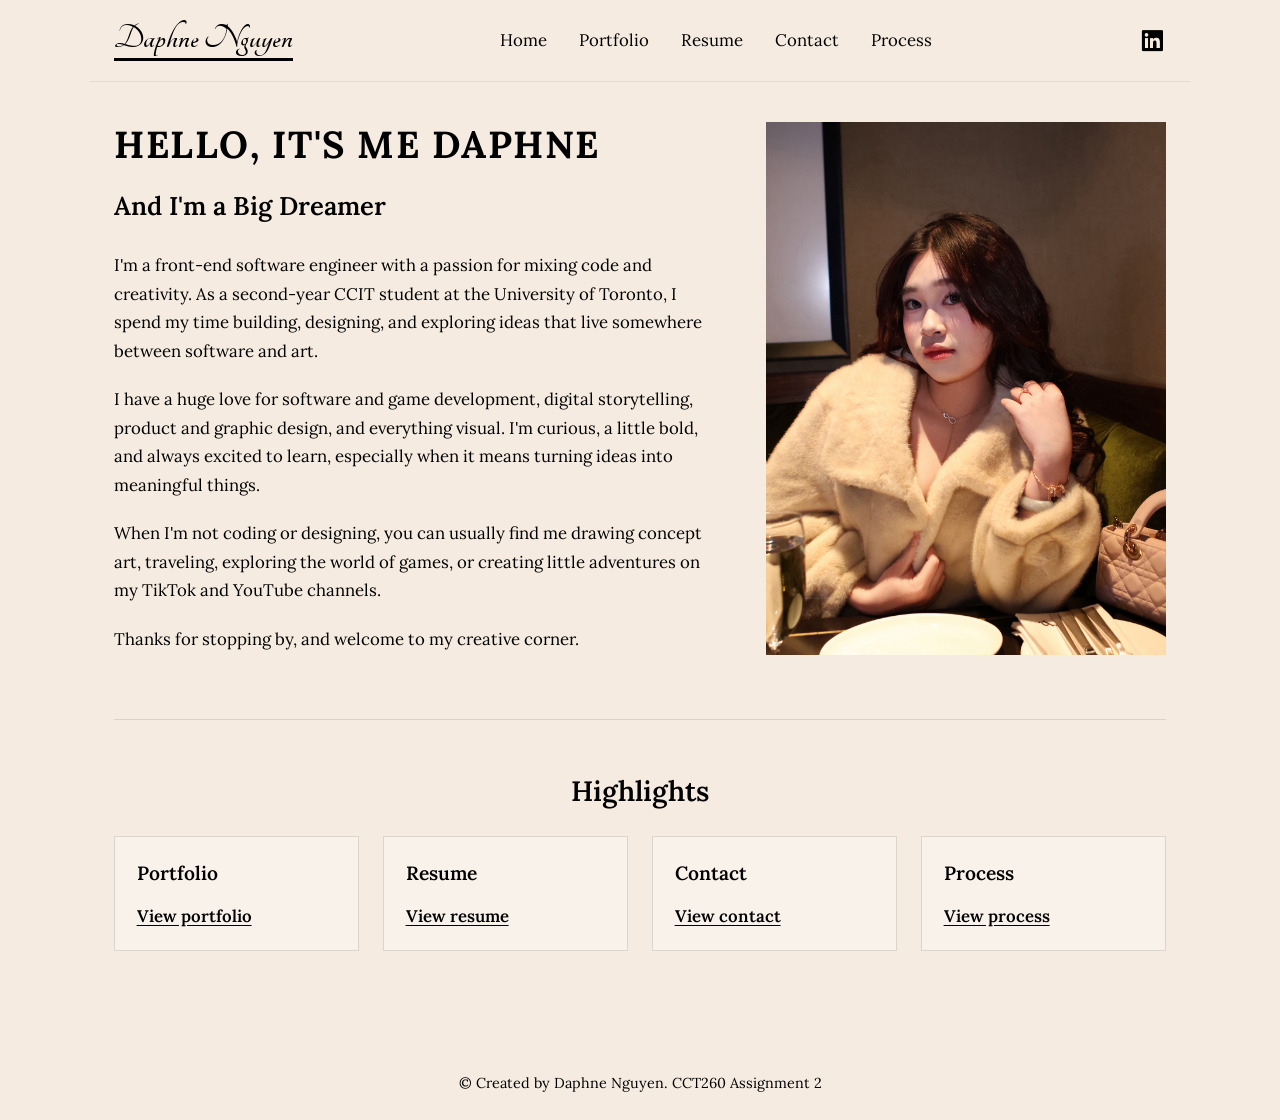
<file: index.html>
<!DOCTYPE html>
  <head>
    <title>Daphne Nguyen — Home</title>
    <link rel="stylesheet" href="https://fonts.googleapis.com/css?family=Tangerine" />
    <link rel="stylesheet" href="https://fonts.googleapis.com/css2?family=Lora:ital,wght@0,400;0,600;1,400&display=swap" />
    <link rel="stylesheet" href="style.css" />
    <link href="https://unpkg.com/boxicons@2.1.4/css/boxicons.min.css" rel="stylesheet"/>
  </head>
  <body>
    <a class="skip-link" href="#main-content">Skip to main content</a>
    <header class="header">
      <a href="index.html" class="logo"><span>Daphne Nguyen</span></a>

      <nav class="navbar" aria-label="Primary">
        <a href="index.html" aria-current="page">Home</a>
        <a href="portfolio.html">Portfolio</a>
        <a href="resume.html">Resume</a>
        <a href="contact.html">Contact</a>
        <a href="process.html">Process</a>
      </nav>

      <a
        class="header-linkedin"
        href="https://www.linkedin.com/in/diep-anh-nguyen-dan189206/"
        target="_blank"
        rel="noopener noreferrer"
        aria-label="LinkedIn profile"
      >
        <i class="bx bxl-linkedin-square" aria-hidden="true"></i>
      </a>
    </header>

    <main id="main-content">
      <section class="home page-section" id="home" aria-labelledby="home-main-heading">
        <h2 class="heading home-title">HOME</h2>
        <div class="home-layout">
          <div class="home-content scroll-animate-left">
            <h1 id="home-main-heading">HELLO, IT'S ME DAPHNE</h1>
            <h2>And I'm a Big Dreamer</h2>
            <p>I'm a front-end software engineer with a passion for mixing code and creativity. As a second-year CCIT student at the University of Toronto, I spend my time building, designing, and exploring ideas that live somewhere between software and art.</p>
            <p>I have a huge love for software and game development, digital storytelling, product and graphic design, and everything visual. I'm curious, a little bold, and always excited to learn, especially when it means turning ideas into meaningful things.</p>
            <p>When I'm not coding or designing, you can usually find me drawing concept art, traveling, exploring the world of games, or creating little adventures on my TikTok and YouTube channels.</p>    
            <p>
              Thanks for stopping by, and welcome to my creative corner.
            </p>
          </div>
          <figure class="home__photo">
            <img src="Profile_picture.JPG" alt="Portrait of Daphne Nguyen"/>
          </figure>
        </div>
      </section>
      <section class="section highlights" aria-labelledby="highlights-heading">
        <h2 id="highlights-heading" class="section__title">Highlights</h2>
        <div class="highlights-grid">
          <article class="highlight-card">
            <h3 class="highlight-card-title">Portfolio</h3>
            <a href="portfolio.html">View portfolio</a>
          </article>
          <article class="highlight-card">
            <h3 class="highlight-card-title">Resume</h3>
            <a href="resume.html">View resume</a>
          </article>
          <article class="highlight-card">
            <h3 class="highlight-card-title">Contact</h3>
            <a href="contact.html">View contact</a>
          </article>
          <article class="highlight-card">
            <h3 class="highlight-card-title">Process</h3>
            <a href="process.html">View process</a>
          </article>
        </div>
      </section>
    </main>

    <footer class="site-footer" role="contentinfo">
      <p class="site-footer__text">© Created by Daphne Nguyen. CCT260 Assignment 2</p>
    </footer>
  </body>
</html>
</file>
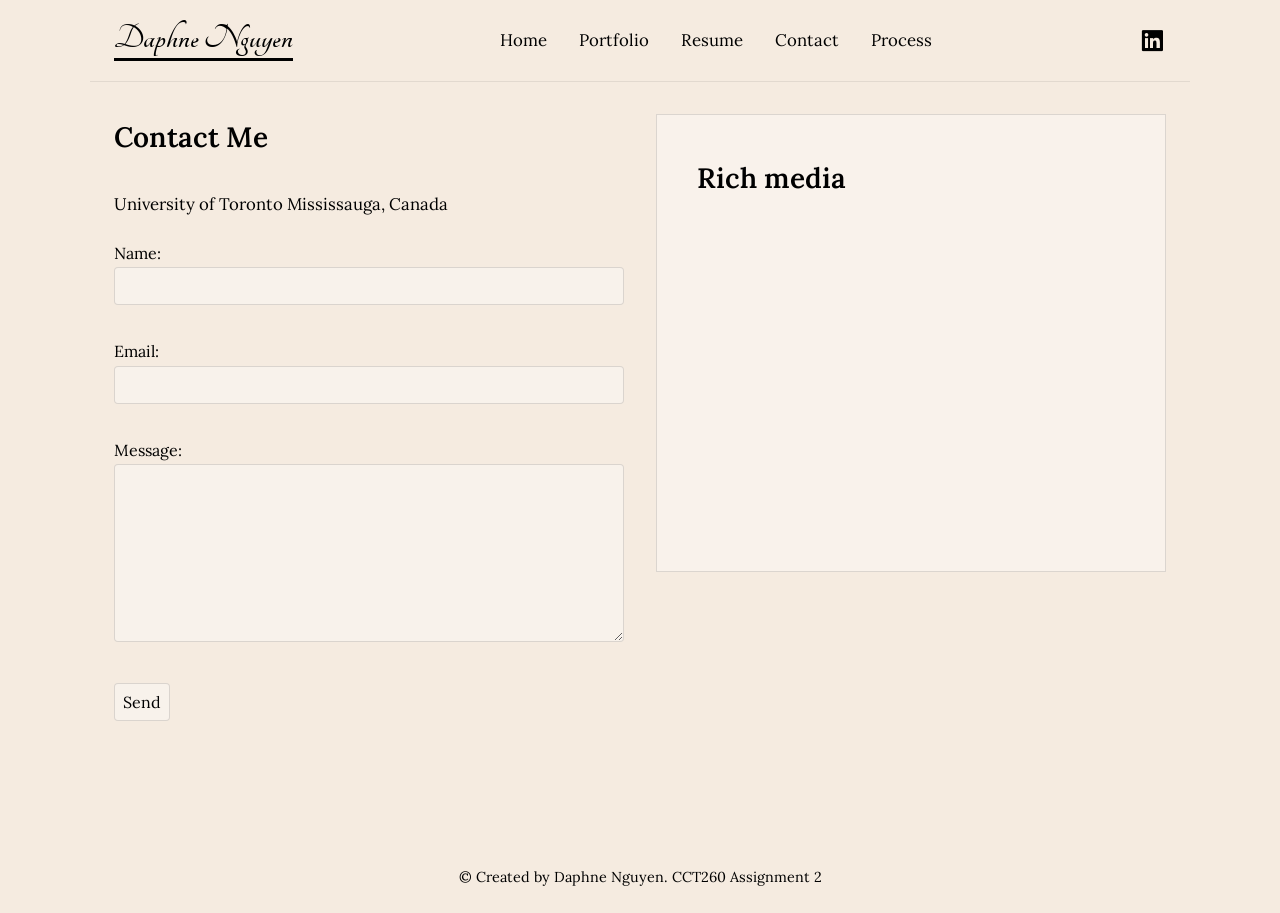
<file: contact.html>
<!DOCTYPE html>
  <head>
    <title>Daphne Nguyen — Contact</title>
    <link rel="stylesheet" href="https://fonts.googleapis.com/css?family=Tangerine" />
    <link rel="stylesheet" href="https://fonts.googleapis.com/css2?family=Lora:ital,wght@0,400;0,600;1,400&display=swap" />
    <link rel="stylesheet" href="style.css" />
    <link href="https://unpkg.com/boxicons@2.1.4/css/boxicons.min.css" rel="stylesheet"/>
  </head>
  <body>
    <a class="skip-link" href="#main-content">Skip to main content</a>

    <header class="header">
      <a href="index.html" class="logo"><span>Daphne Nguyen</span></a>

      <nav class="navbar" aria-label="Primary">
        <a href="index.html">Home</a>
        <a href="portfolio.html">Portfolio</a>
        <a href="resume.html">Resume</a>
        <a href="contact.html" aria-current="page">Contact</a>
        <a href="process.html">Process</a>
      </nav>

      <a
        class="header-linkedin"
        href="https://www.linkedin.com/in/diep-anh-nguyen-dan189206/"
        target="_blank"
        rel="noopener noreferrer"
        aria-label="LinkedIn profile"
      >
        <i class="bx bxl-linkedin-square"></i>
      </a>
    </header>

    <main id="main-content">
      <div class="contact-layout">
        <section class="contact-section">
          <h1 class="contact-title">Contact Me</h1>

          <p class="location">University of Toronto Mississauga, Canada</p>
          
          <form action="#" method="get" class="contact-form">
            <label class="contact-label" for="name">Name:</label><br>
            <input type="text" id="name" name="name" required><br>
          
            <label class="contact-label" for="email">Email:</label><br>
            <input type="email" id="email" name="email" required><br>
          
            <label class="contact-label" for="message">Message:</label><br>
            <textarea id="message" name="message" rows="8" required></textarea><br>
          
            <button type="submit">Send</button>
          </form>
        </section>

        <section class="media-panel" aria-labelledby="media-heading">
          <h2 id="media-heading" class="section__title section__title--small">
            Rich media
          </h2>
          <div class="media-panel-images">
            <iframe src="https://www.google.com/maps/embed?pb=!1m18!1m12!1m3!1d5783.59491648244!2d-79.66525902375683!3d43.54826375921148!2m3!1f0!2f0!3f0!3m2!1i1024!2i768!4f13.1!3m3!1m2!1s0x882b43e3135af203%3A0x713c168866b9f492!2sUniversity%20of%20Toronto%20Mississauga!5e0!3m2!1sen!2sca!4v1774770067372!5m2!1sen!2sca"
          width="600" height="550" style="border:0;" allowfullscreen="" loading="lazy" referrerpolicy=“no-referrer-when-downgrade”></iframe>
          <iframe width="560" height="515" src="https://www.youtube.com/embed/OfVOJAmXnf8?si=6A19SzYgUfz6072O" title="YouTube video player" frameborder="0" allow="accelerometer; autoplay; clipboard-write; encrypted-media; gyroscope; picture-in-picture; web-share" referrerpolicy="strict-origin-when-cross-origin" allowfullscreen></iframe>
          </div>
        </section>
      </div>
    </main>

    <footer class="site-footer" role="contentinfo">
      <p class="site-footer__text">© Created by Daphne Nguyen. CCT260 Assignment 2</p>
    </footer>

  </body>
</html>
</file>
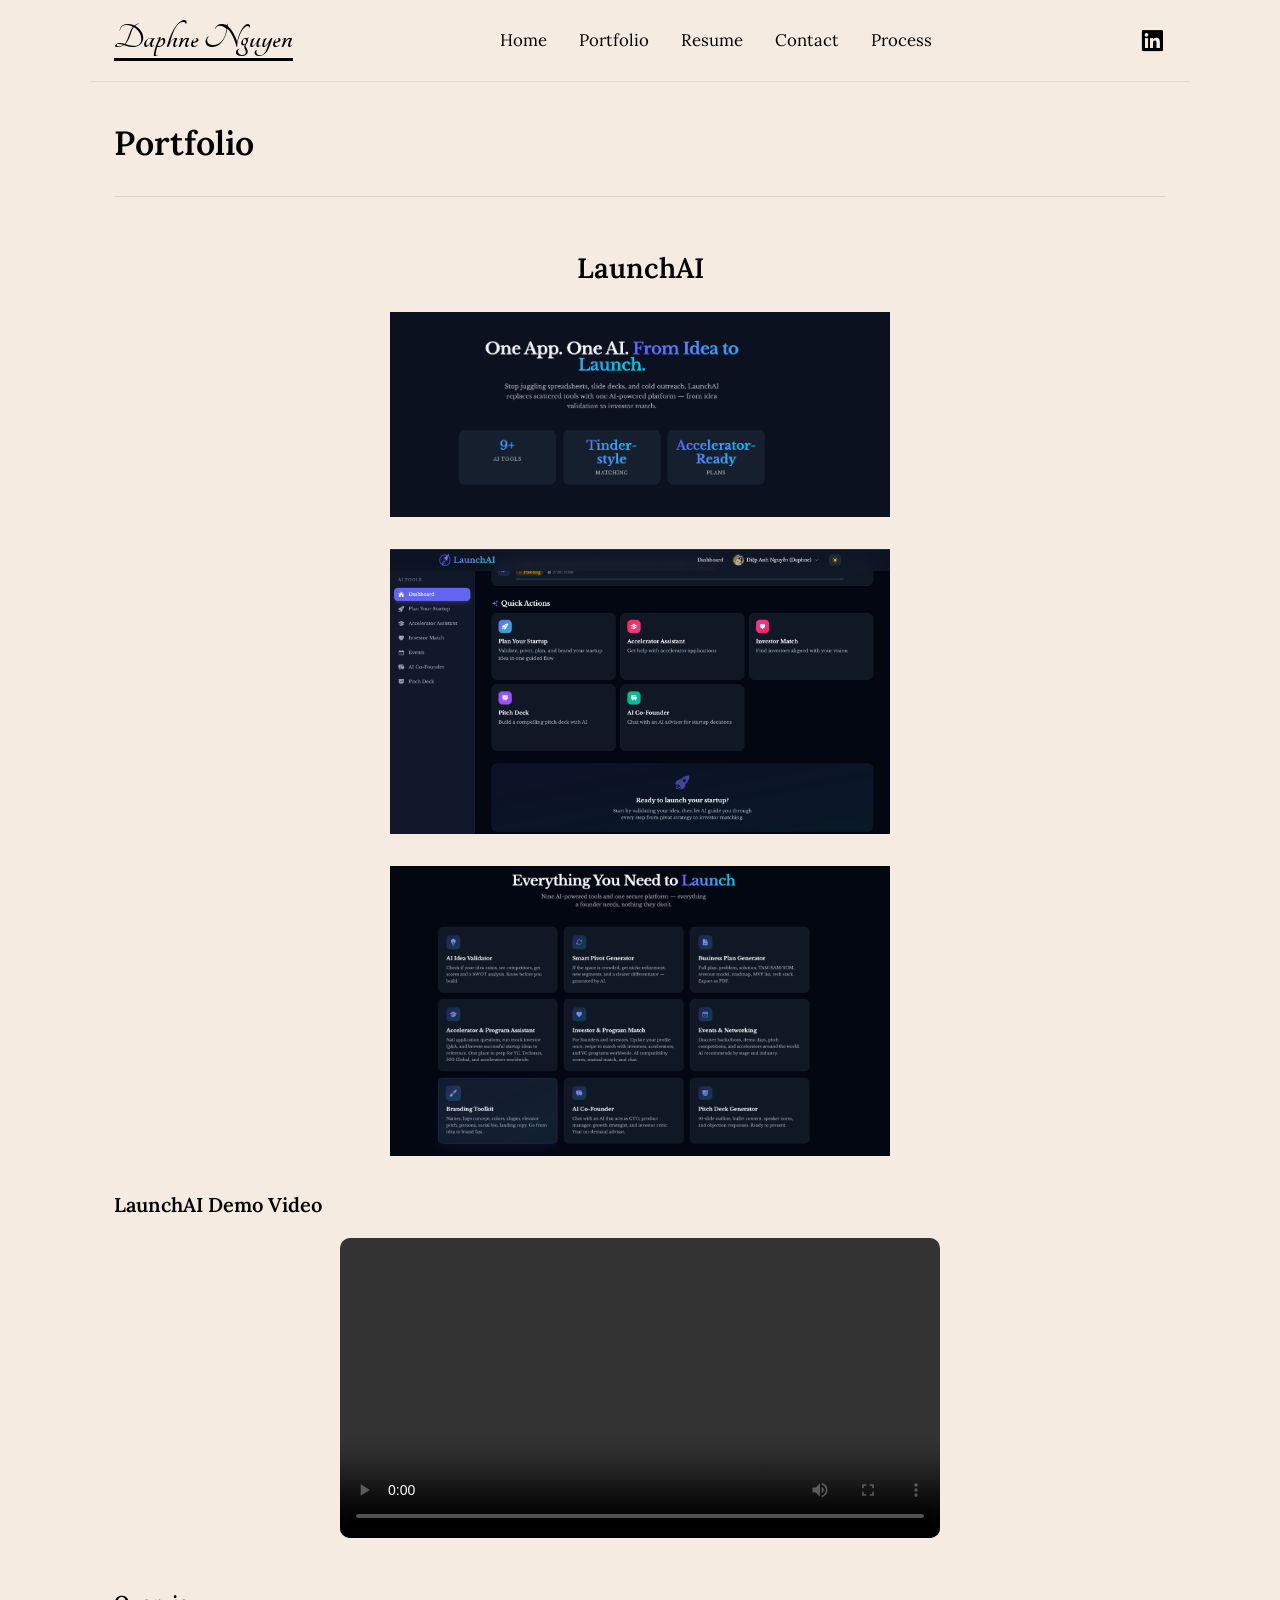
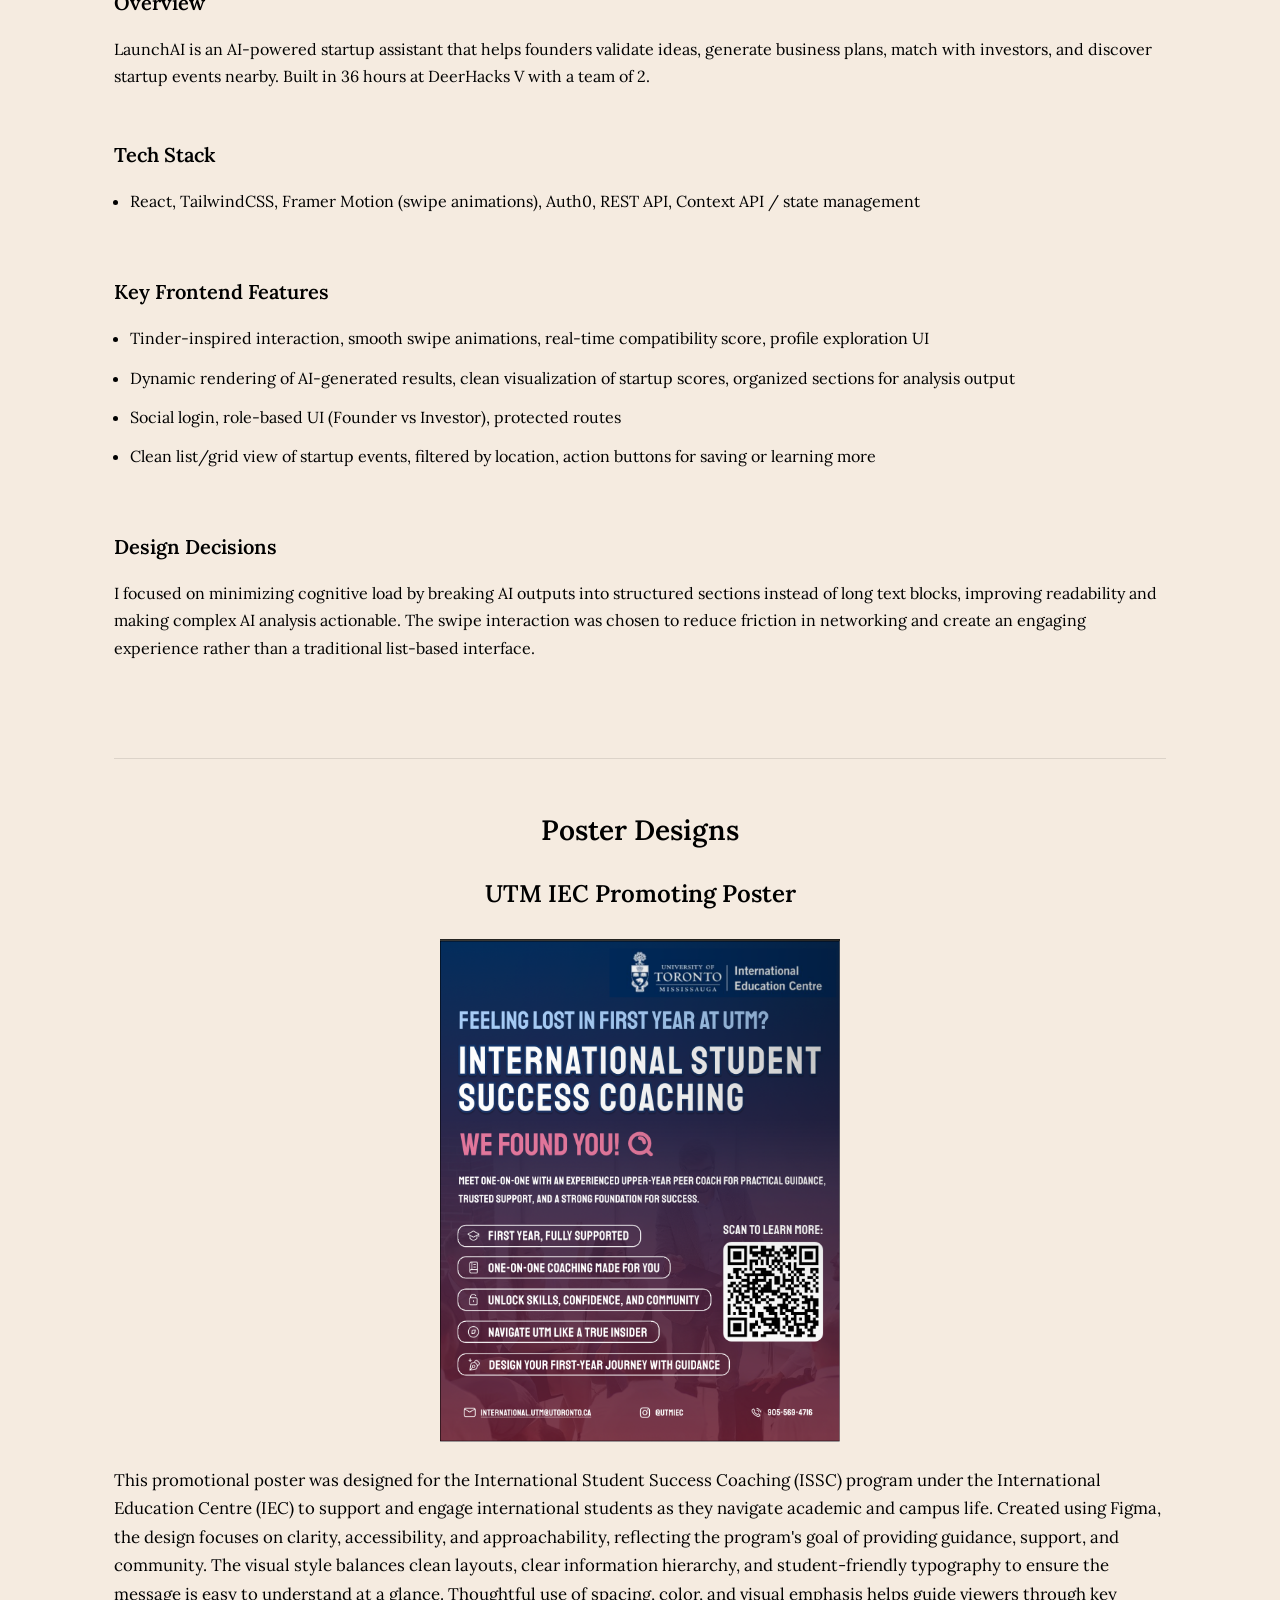
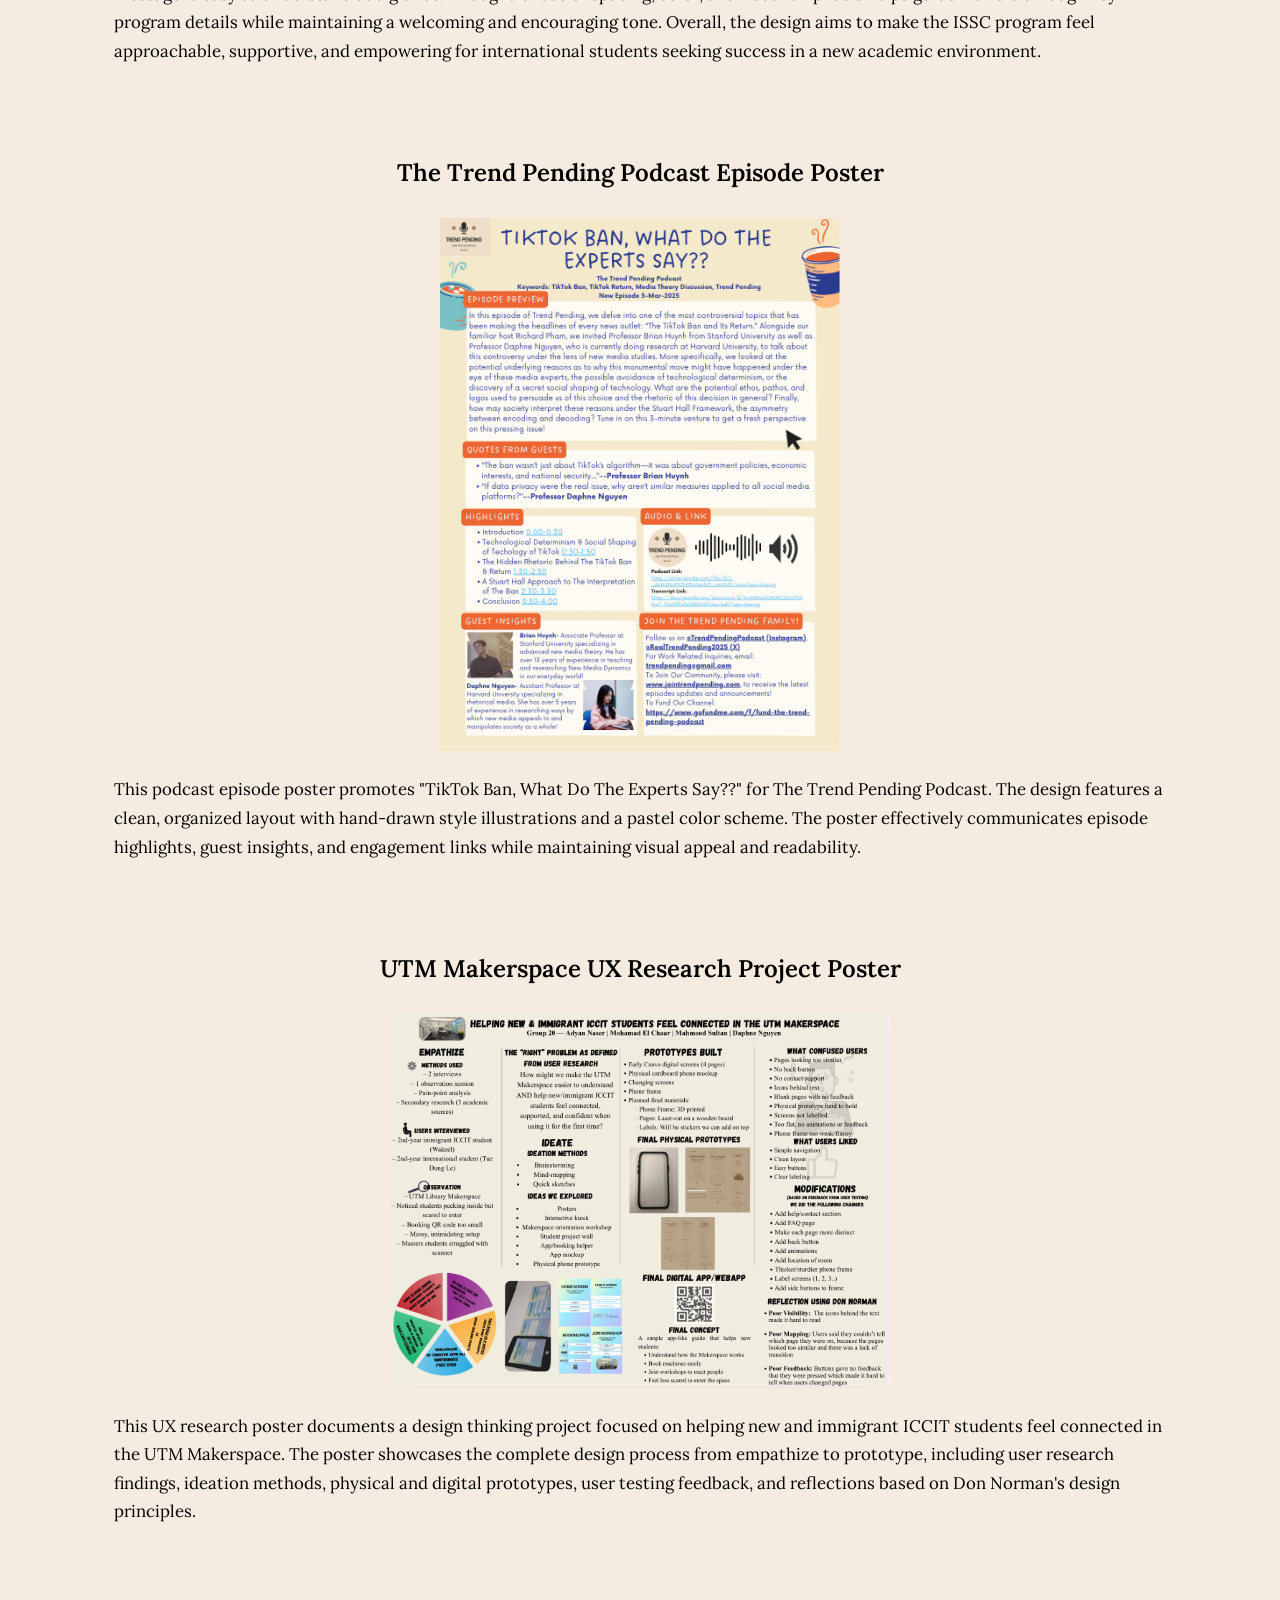
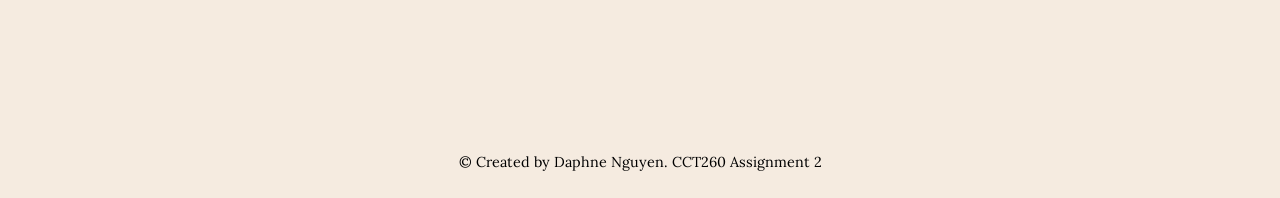
<file: portfolio.html>
<!DOCTYPE html>
  <head>
    <title>Daphne Nguyen — Portfolio</title>
    <link rel="stylesheet" href="https://fonts.googleapis.com/css?family=Tangerine" />
    <link rel="stylesheet" href="https://fonts.googleapis.com/css2?family=Lora:ital,wght@0,400;0,600;1,400&display=swap" />
    <link rel="stylesheet" href="style.css" />
    <link href="https://unpkg.com/boxicons@2.1.4/css/boxicons.min.css" rel="stylesheet"/>
  </head>
  <body>
    <a class="skip-link" href="#main-content">Skip to main content</a>

    <header class="header">
      <a href="index.html" class="logo">
        <span>Daphne Nguyen</span>
      </a>

      <nav class="navbar" aria-label="Primary">
        <a href="index.html">Home</a>
        <a href="portfolio.html" aria-current="page">Portfolio</a>
        <a href="resume.html">Resume</a>
        <a href="contact.html">Contact</a>
        <a href="process.html">Process</a>
      </nav>

      <a
        class="header-linkedin"
        href="https://www.linkedin.com/in/diep-anh-nguyen-dan189206/"
        target="_blank"
        rel="noopener noreferrer"
        aria-label="LinkedIn profile"
      >
        <i class="bx bxl-linkedin-square" aria-hidden="true"></i>
      </a>
    </header>

    <main id="main-content">
      <h1 class="page-heading">Portfolio</h1>
      <section class="section" aria-labelledby="projects-heading">
        <h2 id="projects-heading" class="section__title">LaunchAI</h2>

        <img class="launchai-image" src="LaunchAI_intro.png" alt="LaunchAI Introduction" width="500" height="600">
        <img class="launchai-image" src="LaunchAI_main_screen.jpg" alt="LaunchAI Dashboard" width="500" height="600">
        <img class="launchai-image" src="LaunchAI_features.png" alt="LaunchAI Features" width="500" height="600">
        <h3 class="section__subtitle">LaunchAI Demo Video</h3>
        <video class="launchai-video" controls><source src="LaunchAI-demo-video-official.mp4" type="video/mp4"></video>

        <h3 class="section__subtitle">Overview</h3>
        <p class="section__description">LaunchAI is an AI-powered startup assistant that helps founders validate ideas, generate business plans, match with investors, and discover startup events nearby. Built in 36 hours at DeerHacks V with a team of 2. </p>
        
        <h3 class="section__subtitle">Tech Stack</h3>
        <ul class="launchai-list">
          <li class="launchai-item">React, TailwindCSS, Framer Motion (swipe animations), Auth0, REST API, Context API / state management</li>
        </ul>

        <h3 class="section__subtitle">Key Frontend Features</h3>
        <ul class="launchai-list">
          <li class="launchai-item"> Tinder-inspired interaction, smooth swipe animations, real-time compatibility score, profile exploration UI</li>
          <li class="launchai-item"> Dynamic rendering of AI-generated results, clean visualization of startup scores, organized sections for analysis output</li>
          <li class="launchai-item"> Social login, role-based UI (Founder vs Investor), protected routes</li>
          <li class="launchai-item"> Clean list/grid view of startup events, filtered by location, action buttons for saving or learning more</li>
        </ul>

        <h3 class="section__subtitle">Design Decisions</h3>
        <p class="section__description">
          I focused on minimizing cognitive load by breaking AI outputs into structured sections instead of long text blocks, improving readability and making complex AI analysis actionable.
          The swipe interaction was chosen to reduce friction in networking and create an engaging experience rather than a traditional list-based interface.
        </p>
      </section>

      <section class="section" aria-labelledby="designs-heading">
        <h2 id="designs-heading" class="section__title">Poster Designs</h2>
        <div class="section section--page">
          <h3 class="poster-heading">UTM IEC Promoting Poster</h3>
          <img class="poster-image" src="Poster-1.jpg" alt=“Poster Design 1" width="400" height=“500”>
          <p class="poster-description">
            This promotional poster was designed for the International Student Success Coaching (ISSC) program under the International Education Centre (IEC) to support and engage international students as they navigate academic and campus life.
            Created using Figma, the design focuses on clarity, accessibility, and approachability, reflecting the program's goal of providing guidance, support, and community.
            The visual style balances clean layouts, clear information hierarchy, and student-friendly typography to ensure the message is easy to understand at a glance.
            Thoughtful use of spacing, color, and visual emphasis helps guide viewers through key program details while maintaining a welcoming and encouraging tone.
            Overall, the design aims to make the ISSC program feel approachable, supportive, and empowering for international students seeking success in a new academic environment.
          </p>
        </div>
        <div class="section section--page">
          <h3 class="poster-heading">The Trend Pending Podcast Episode Poster</h3>
          <img class="poster-image" src="Poster-2.jpg" alt=“Poster Design 2" width="400" height=“500”>
          <p class="poster-description">
            This podcast episode poster promotes "TikTok Ban, What Do The Experts Say??" for The Trend Pending Podcast.
            The design features a clean, organized layout with hand-drawn style illustrations and a pastel color scheme.
            The poster effectively communicates episode highlights, guest insights, and engagement links while maintaining visual appeal and readability.
          </p>
        </div>
        <div class="section section--page">
          <h3 class="poster-heading">UTM Makerspace UX Research Project Poster</h3>
          <img class="poster-image" src="Poster-3.jpg" alt=“Poster Design 3" width="500" height=“600”>
          <p class="poster-description">
            This UX research poster documents a design thinking project focused on helping new and immigrant ICCIT students feel connected in the UTM Makerspace.
            The poster showcases the complete design process from empathize to prototype, including user research findings, ideation methods, physical and digital prototypes, user testing feedback, and reflections based on Don Norman's design principles.
          </p>
        </div>
      </section>
    </main>

    <footer class="site-footer" role="contentinfo">
      <p class="site-footer__text">© Created by Daphne Nguyen. CCT260 Assignment 2</p>
    </footer>
  </body>
</html>
</file>
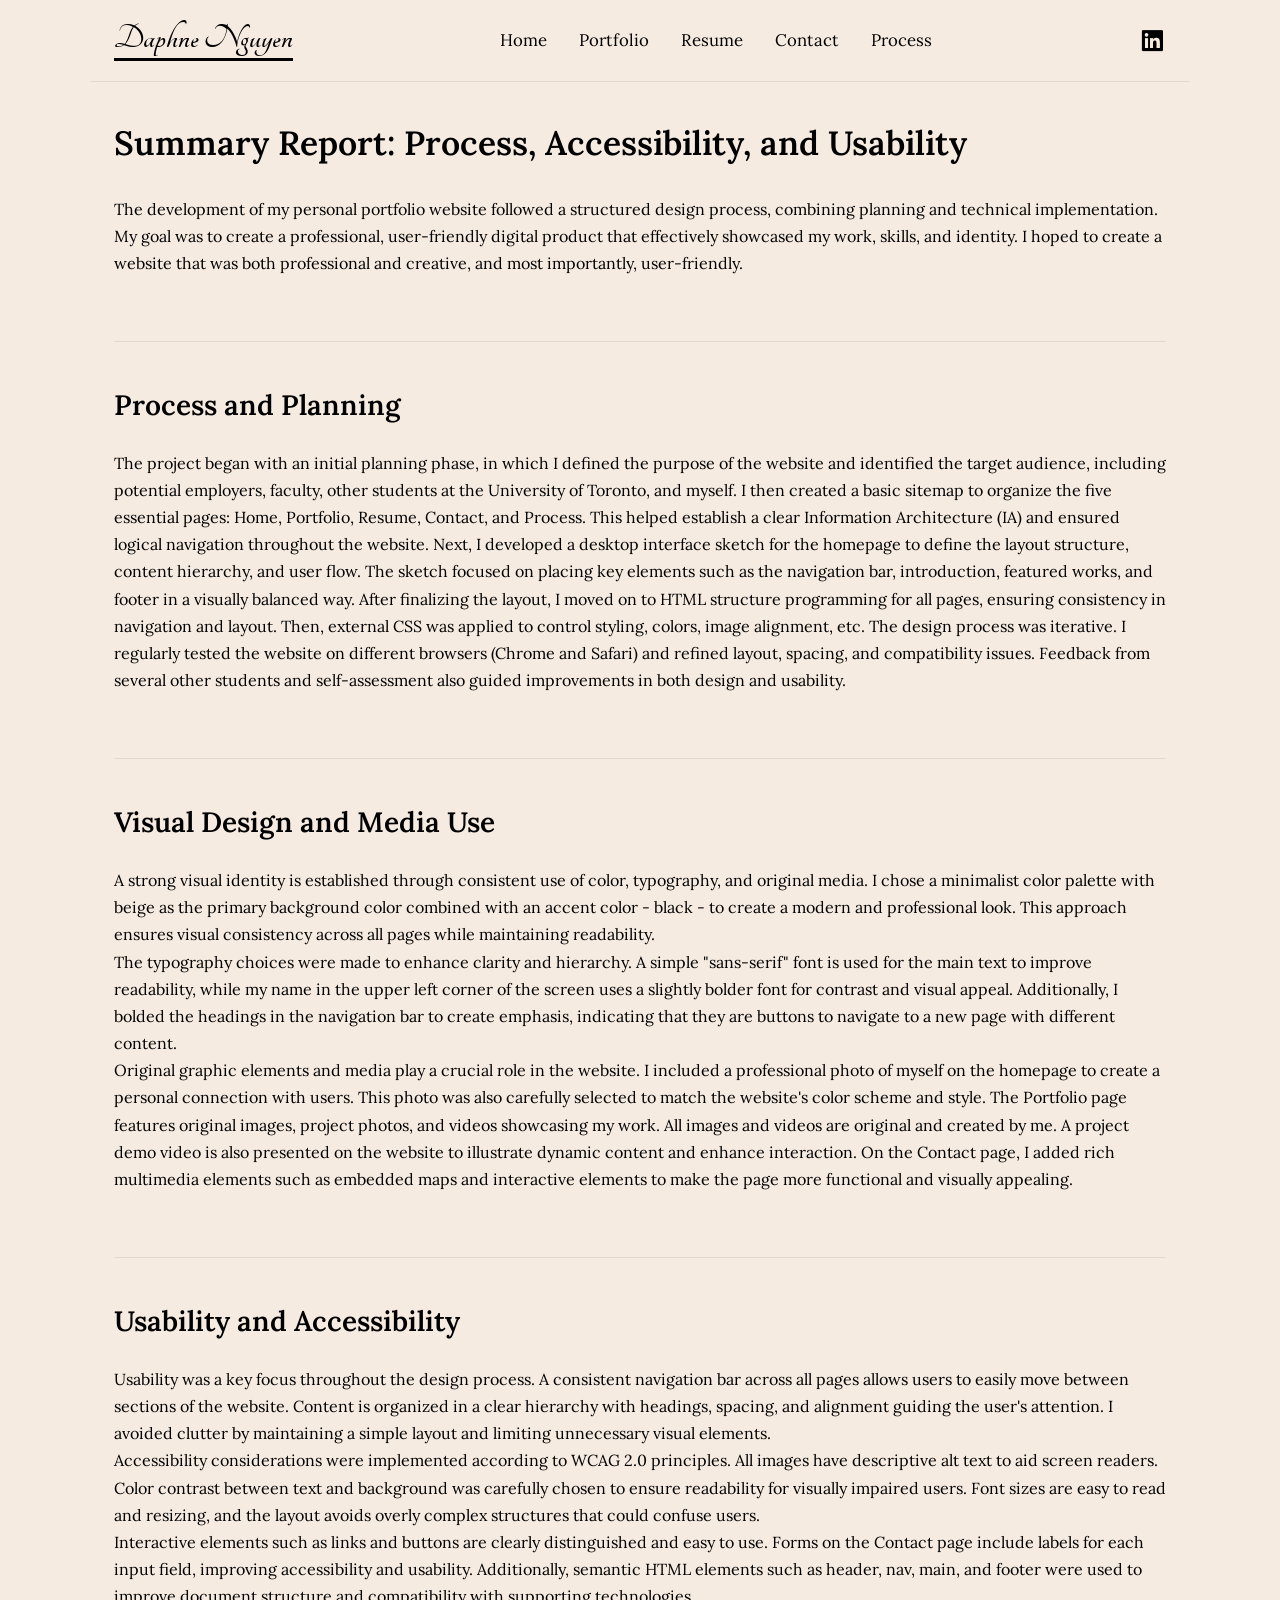
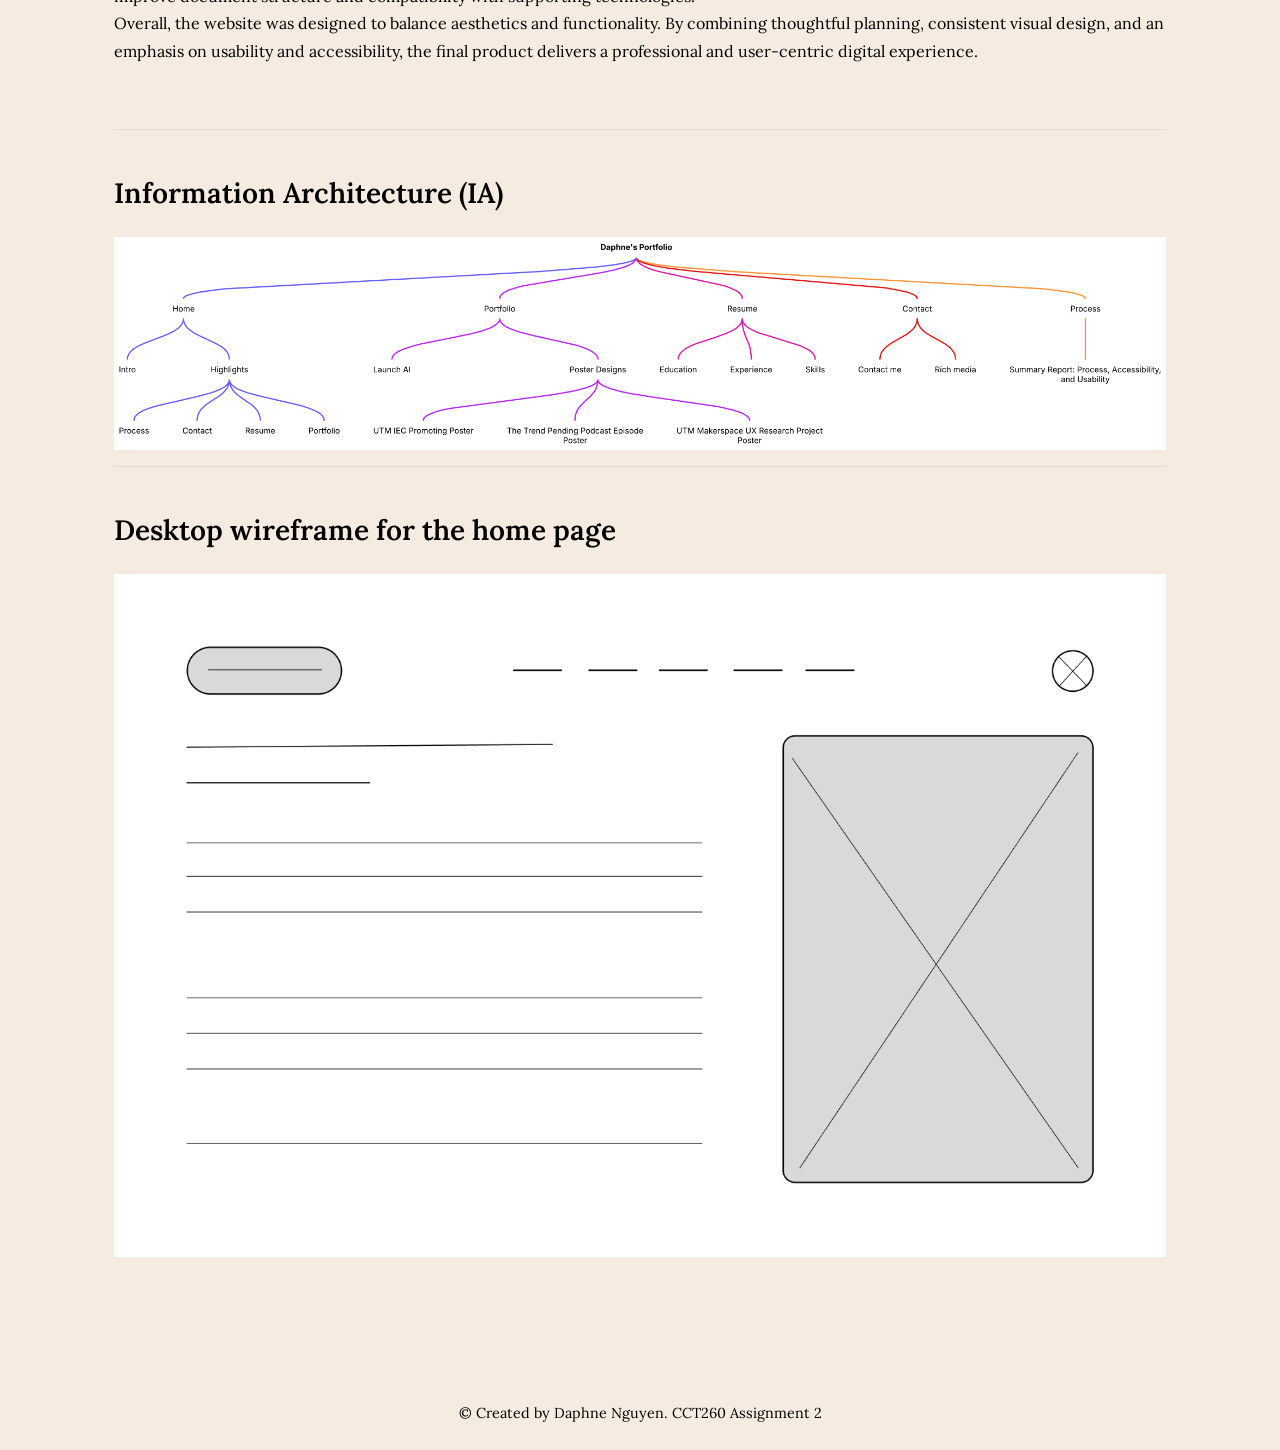
<file: process.html>
<!DOCTYPE html>
  <head>
    <title>Daphne Nguyen — Process</title>
    <link rel="stylesheet" href="https://fonts.googleapis.com/css?family=Tangerine" />
    <link rel="stylesheet" href="https://fonts.googleapis.com/css2?family=Lora:ital,wght@0,400;0,600;1,400&display=swap" />
    <link rel="stylesheet" href="style.css" />
    <link
      href="https://unpkg.com/boxicons@2.1.4/css/boxicons.min.css"
      rel="stylesheet"
    />
  </head>
  <body>
    <a class="skip-link" href="#main-content">Skip to main content</a>

    <header class="header">
      <a href="index.html" class="logo">
        <span>Daphne Nguyen</span>
      </a>

      <nav class="navbar" aria-label="Primary">
        <a href="index.html">Home</a>
        <a href="portfolio.html">Portfolio</a>
        <a href="resume.html">Resume</a>
        <a href="contact.html">Contact</a>
        <a href="process.html" aria-current="page">Process</a>
      </nav>

      <a
        class="header-linkedin"
        href="https://www.linkedin.com/in/diep-anh-nguyen-dan189206/"
        target="_blank"
        rel="noopener noreferrer"
        aria-label="LinkedIn profile"
      >
        <i class="bx bxl-linkedin-square" aria-hidden="true"></i>
      </a>
    </header>

    <main id="main-content">
      <h1 class="page-heading">Summary Report: Process, Accessibility, and Usability</h1>

      <section class="process-block" aria-labelledby="summary-h">
        <p class="section__description">
          The development of my personal portfolio website followed a structured design process, combining planning and technical implementation.
          My goal was to create a professional, user-friendly digital product that effectively showcased my work, skills, and identity. 
          I hoped to create a website that was both professional and creative, and most importantly, user-friendly.
        </p>
      </section>

      <section class="process-block" aria-labelledby="planning-h">
        <h2 id="planning-h" class="section__title section__title--small">
          Process and Planning
        </h2>
        <p class="section__description">
          The project began with an initial planning phase, in which I defined the purpose of the website and identified the target audience, including potential employers, faculty, other students at the University of Toronto, and myself. I then created a basic sitemap to organize the five essential pages: Home, Portfolio, Resume, Contact, and Process. This helped establish a clear Information Architecture (IA) and ensured logical navigation throughout the website.
          Next, I developed a desktop interface sketch for the homepage to define the layout structure, content hierarchy, and user flow. The sketch focused on placing key elements such as the navigation bar, introduction, featured works, and footer in a visually balanced way. After finalizing the layout, I moved on to HTML structure programming for all pages, ensuring consistency in navigation and layout. Then, external CSS was applied to control styling, colors, image alignment, etc.
          The design process was iterative. I regularly tested the website on different browsers (Chrome and Safari) and refined layout, spacing, and compatibility issues. Feedback from several other students and self-assessment also guided improvements in both design and usability.
        </p>
      </section>

      <section class="process-block" aria-labelledby="rationale-h">
        <h2 id="rationale-h" class="section__title section__title--small">
          Visual Design and Media Use
        </h2>
        <p class="section__description">
          A strong visual identity is established through consistent use of color, typography, and original media. I chose a minimalist color palette with beige as the primary background color combined with an accent color - black - to create a modern and professional look. This approach ensures visual consistency across all pages while maintaining readability.<br>
          The typography choices were made to enhance clarity and hierarchy. A simple "sans-serif" font is used for the main text to improve readability, while my name in the upper left corner of the screen uses a slightly bolder font for contrast and visual appeal. Additionally, I bolded the headings in the navigation bar to create emphasis, indicating that they are buttons to navigate to a new page with different content.<br>
          Original graphic elements and media play a crucial role in the website. I included a professional photo of myself on the homepage to create a personal connection with users. This photo was also carefully selected to match the website's color scheme and style. The Portfolio page features original images, project photos, and videos showcasing my work. All images and videos are original and created by me. A project demo video is also presented on the website to illustrate dynamic content and enhance interaction. On the Contact page, I added rich multimedia elements such as embedded maps and interactive elements to make the page more functional and visually appealing.
        </p>
      </section>

      <section class="process-block" aria-labelledby="inspiration-h">
        <h2 id="inspiration-h" class="section__title section__title--small">
          Usability and Accessibility
        </h2>
        <p class="section__description">
          Usability was a key focus throughout the design process. A consistent navigation bar across all pages allows users to easily move between sections of the website. Content is organized in a clear hierarchy with headings, spacing, and alignment guiding the user's attention. I avoided clutter by maintaining a simple layout and limiting unnecessary visual elements.<br>
          Accessibility considerations were implemented according to WCAG 2.0 principles. All images have descriptive alt text to aid screen readers. Color contrast between text and background was carefully chosen to ensure readability for visually impaired users. Font sizes are easy to read and resizing, and the layout avoids overly complex structures that could confuse users.<br>
          Interactive elements such as links and buttons are clearly distinguished and easy to use. Forms on the Contact page include labels for each input field, improving accessibility and usability. Additionally, semantic HTML elements such as header, nav, main, and footer were used to improve document structure and compatibility with supporting technologies.<br>
          Overall, the website was designed to balance aesthetics and functionality. By combining thoughtful planning, consistent visual design, and an emphasis on usability and accessibility, the final product delivers a professional and user-centric digital experience.
        </p>
      </section>

      <section class="process-block" aria-labelledby="ia-h">
        <h2 id="ia-h" class="section__title section__title--small">
          Information Architecture (IA)
        </h2>
        <img src="information-architecture.png" alt="Information architecture for the website" />
      </section>

      <section class="process-block" aria-labelledby="wire-h">
        <h2 id="wire-h" class="section__title section__title--small">
          Desktop wireframe for the home page
        </h2>
        <img src="wireframe.png" alt="Desktop wireframe for the home page layout" />
      </section>
    </main>

    <footer class="site-footer" role="contentinfo">
      <p class="site-footer__text">© Created by Daphne Nguyen. CCT260 Assignment 2</p>
    </footer>

  </body>
</html>
</file>
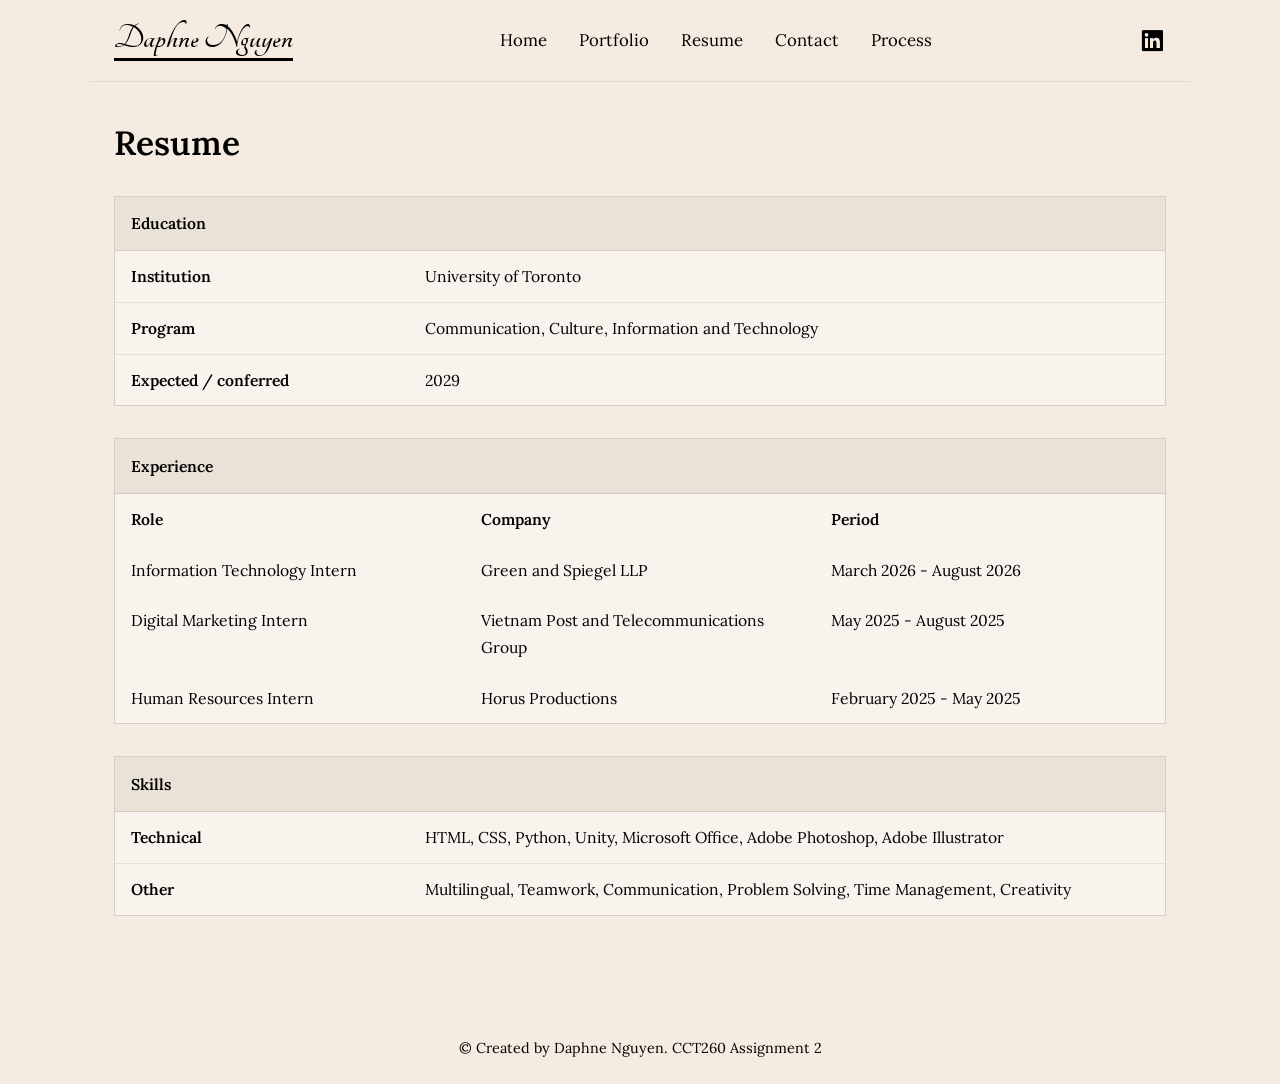
<file: resume.html>
<!DOCTYPE html>
  <head>
    <title>Daphne Nguyen — Resume</title>
    <link rel="stylesheet" href="https://fonts.googleapis.com/css?family=Tangerine" />
    <link rel="stylesheet" href="https://fonts.googleapis.com/css2?family=Lora:ital,wght@0,400;0,600;1,400&display=swap" />
    <link rel="stylesheet" href="style.css" />
    <link
      href="https://unpkg.com/boxicons@2.1.4/css/boxicons.min.css"
      rel="stylesheet"
    />
  </head>
  <body>
    <a class="skip-link" href="#main-content">Skip to main content</a>

    <header class="header">
      <a href="index.html" class="logo">
        <span>Daphne Nguyen</span>
      </a>

      <nav class="navbar" aria-label="Primary">
        <a href="index.html">Home</a>
        <a href="portfolio.html">Portfolio</a>
        <a href="resume.html" aria-current="page">Resume</a>
        <a href="contact.html">Contact</a>
        <a href="process.html">Process</a>
      </nav>

      <a
        class="header-linkedin"
        href="https://www.linkedin.com/in/diep-anh-nguyen-dan189206/"
        target="_blank"
        rel="noopener noreferrer"
        aria-label="LinkedIn profile"
      >
        <i class="bx bxl-linkedin-square" aria-hidden="true"></i>
      </a>
    </header>

    <main id="main-content">
      <h1 class="page-heading">Resume</h1>

      <div class="table-wrap">
        <table class="resume-table">
          <caption>Education</caption>
          <tbody>
            <tr>
              <th scope="row">Institution</th>
              <td>University of Toronto</td>
            </tr>
            <tr>
              <th scope="row">Program</th>
              <td>Communication, Culture, Information and Technology</td>
            </tr>
            <tr>
              <th scope="row">Expected / conferred</th>
              <td>2029</td>
            </tr>
          </tbody>
        </table>
      </div>

      <div class="table-wrap">
        <table class="resume-table">
          <caption>Experience</caption>
          <thead>
            <tr>
              <th scope="col">Role</th>
              <th scope="col">Company</th>
              <th scope="col">Period</th>
            </tr>
          </thead>
          <tbody>
            <tr>
              <td>Information Technology Intern</td>
              <td>Green and Spiegel LLP</td>
              <td>March 2026 - August 2026</td>
            </tr>
          </tbody>
          <tbody>
            <tr>
              <td>Digital Marketing Intern</td>
              <td>Vietnam Post and Telecommunications Group</td>
              <td>May 2025 - August 2025</td>
            </tr>
          </tbody>
          <tbody>
            <tr>
              <td>Human Resources Intern</td>
              <td>Horus Productions</td>
              <td>February 2025 - May 2025</td>
            </tr>
          </tbody>
        </table>
      </div>

      <div class="table-wrap">
        <table class="resume-table">
          <caption>Skills</caption>
          <tbody>
            <tr>
              <th scope="row">Technical</th>
              <td>HTML, CSS, Python, Unity, Microsoft Office, Adobe Photoshop, Adobe Illustrator</td>
            </tr>
            <tr>
              <th scope="row">Other</th>
              <td>Multilingual, Teamwork, Communication, Problem Solving, Time Management, Creativity</td>
            </tr>
          </tbody>
        </table>
      </div>
    </main>

    <footer class="site-footer" role="contentinfo">
      <p class="site-footer__text">© Created by Daphne Nguyen. CCT260 Assignment 2</p>
    </footer>
  </body>
</html>
</file>
<file: style.css>
*,
*::before,
*::after {
  box-sizing: border-box;
  margin: 0;
  padding: 0;
}

:root {
  --bg: #f5ebe0;
  --text: #000000;
  --max-width: 1100px;
  --header-height: 4.5rem;
  --font-serif-display: "Lora", Georgia, "Times New Roman", serif;
  --font-serif-body: "Lora", Georgia, "Times New Roman", serif;
  --font-logo: "Tangerine", cursive;
}

html {
  scroll-behavior: smooth;
}

body {
  font-family: var(--font-serif-body);
  font-size: 1.05rem;
  line-height: 1.7;
  color: var(--text);
  background-color: var(--bg);
  min-height: 100vh;
  display: flex;
  flex-direction: column;
}

a {
  color: var(--text);
  text-decoration: none;
}

a:hover {
  text-decoration: underline;
}


img,
video,
iframe {
  max-width: 100%;
  height: auto;
  display: block;
}

.skip-link {
  position: absolute;
  left: -9999px;
  top: 0;
  z-index: 1000;
  padding: 0.75rem 1rem;
  background: var(--text);
  color: var(--bg);
  font-weight: 600;
}

.header {
  position: sticky;
  top: 0;
  z-index: 100;
  display: flex;
  flex-wrap: wrap;
  align-items: center;
  gap: 0.75rem 1rem;
  max-width: var(--max-width);
  width: 100%;
  margin: 0 auto;
  padding: 1.25rem 1.5rem;
  min-height: var(--header-height);
  background-color: var(--bg);
  border-bottom: 1px solid rgba(0, 0, 0, 0.08);
}

.logo {
  font-family: var(--font-logo);
  font-size: clamp(1.75rem, 4vw, 2.25rem);
  font-weight: 700;
  color: var(--text);
  line-height: 1;
  padding-bottom: 0.15rem;
  border-bottom: 3px solid var(--text);
  text-decoration: none;
  flex: 0 0 auto;
  order: 1;
}

.logo span {
  font-weight: 800;
}

.logo:hover {
  text-decoration: none;
  opacity: 0.85;
}

.navbar {
  order: 2;
  display: flex;
  flex-direction: row;
  flex-wrap: wrap;
  justify-content: center;
  width: auto;
  flex: 1 1 auto;
  padding: 0;
  gap: 0.5rem 2rem;
}

.header-linkedin {
  order: 3;
  flex: 0 0 auto;
  display: flex;
  color: var(--text);
  line-height: 0;
}

.header-linkedin:hover {
  opacity: 0.65;
  text-decoration: none;
}

.header-linkedin .bx {
  font-size: 1.75rem;
  line-height: 1;
}

.page-section {
  scroll-margin-top: calc(var(--header-height) + 1rem);
}

main {
  flex: 1;
  width: 100%;
  max-width: var(--max-width);
  margin: 0 auto;
  padding: 0 1.5rem 4rem;
}

.home {
  padding-top: 2.5rem;
  padding-bottom: 4rem;
}

.home-title {
  display: none;
}

.home-layout {
  display: grid;
  gap: 3rem 3.5rem;
  align-items: start;
}

@media (min-width: 860px) {
  .home-layout {
    grid-template-columns: minmax(0, 1fr) minmax(280px, 38%);
  }
}

.home-content h1 {
  font-family: var(--font-serif-display);
  font-size: clamp(1.75rem, 3.5vw, 2.35rem);
  font-weight: 700;
  text-transform: uppercase;
  letter-spacing: 0.04em;
  line-height: 1.2;
  margin-bottom: 1rem;
  color: var(--text);
}

.home-content > h2 {
  font-family: var(--font-serif-body);
  font-size: clamp(1.25rem, 2.5vw, 1.6rem);
  font-weight: 600;
  margin-bottom: 1.5rem;
  color: var(--text);
}

.home-content > h2 span {
  font-weight: 700;
  font-style: italic;
  color: var(--text);
}

.home-content p {
  margin-bottom: 1.25rem;
  color: var(--text);
  max-width: 42rem;
}

.home-content p:last-child {
  margin-bottom: 0;
}

.home__photo {
  margin: 0;
}

.home__photo img {
  width: 100%;
  object-fit: cover;
  aspect-ratio: 3 / 4;
}

.section {
  display: flex;
  flex-direction: column;
  align-items: center;
  justify-content: center;
  padding-top: 3rem;
  padding-bottom: 3rem;
  border-top: 1px solid rgba(0, 0, 0, 0.1);
}

.section__title {
  font-family: var(--font-serif-display);
  font-size: 1.75rem;
  font-weight: 600;
  margin-bottom: 1.25rem;
  color: var(--text);
}

.section__subtitle {
  width: 100%;
  font-family: var(--font-serif-display);
  font-size: 1.25rem;
  font-weight: 600;
  margin-bottom: 1rem;
  color: var(--text);
  text-align: left;
}

.section__description {
  width: 100%;
  font-family: var(--font-serif-body);
  font-size: 1rem;
  font-weight: 400;
  margin-bottom: 3rem;
  color: var(--text);
  text-align: left;
}

.section--page {
  border-top: none;
  padding-top: 0;
  padding-bottom: 2.5rem; 
}

.page-heading {
  font-family: var(--font-serif-display);
  font-size: clamp(1.75rem, 3vw, 2.1rem);
  font-weight: 600;
  padding-top: 2rem;
  margin-bottom: 1.5rem;
  color: var(--text);
}

.launchai-image {
  margin-bottom: 2rem;
}

.launchai-list {
  width: 100%;
  font-family: var(--font-serif-body);
  font-size: 1rem;
  font-weight: 400;
  margin-left: 2rem;
  margin-bottom: 3rem;
  color: var(--text);
  text-align: left;
}

.launchai-item {
  font-family: var(--font-serif-body);
  font-size: 1rem;
  font-weight: 400;
  margin-bottom: 0.75rem;
  color: var(--text);
}

.launchai-video {
  width: 600px;
  max-width: 100%;
  height: auto;
  border-radius: 10px;
  margin-bottom: 3rem;
}

.poster-image {
  margin-bottom: 1.5rem;
}

.poster-heading {
  font-family: var(--font-serif-display);
  font-size: 1.5rem;
  font-weight: 600;
  margin-bottom: 1.5rem;
  color: var(--text);
  text-align: left;
}

.poster-description {
  margin-bottom: 3rem;
}

.highlights {
  border-top: 1px solid rgba(0, 0, 0, 0.1);
  padding-top: 3rem;
  padding-bottom: 2rem;
}

.highlights-grid {
  display: grid;
  width: 100%;
  gap: 1.5rem;
  grid-template-columns: repeat(auto-fill, minmax(220px, 1fr));
}

.highlight-card {
  border: 1px solid rgba(0, 0, 0, 0.12);
  padding: 1.25rem 1.35rem;
  background: rgba(255, 255, 255, 0.35);
}

.highlight-card-title {
  font-family: var(--font-serif-display);
  font-size: 1.2rem;
  font-weight: 600;
  margin-bottom: 0.75rem;
  color: var(--text);
}

.highlight-card a {
  font-weight: 600;
  text-decoration: underline;
  text-underline-offset: 3px;
}

.table-wrap {
  overflow-x: auto;
  margin-bottom: 2rem;
  border: 1px solid rgba(0, 0, 0, 0.12);
}

.resume-table {
  width: 100%;
  border-collapse: collapse;
  font-size: 0.98rem;
  background: rgba(255, 255, 255, 0.4);
}

.resume-table caption {
  text-align: left;
  font-family: var(--font-serif-display);
  font-weight: 600;
  padding: 0.85rem 1rem;
  background: rgba(0, 0, 0, 0.04);
  border-bottom: 1px solid rgba(0, 0, 0, 0.1);
}

.resume-table th,
.resume-table td {
  padding: 0.75rem 1rem;
  text-align: left;
  border-bottom: 1px solid rgba(0, 0, 0, 0.08);
  vertical-align: top;
}

.resume-table th {
  font-weight: 600;
  width: 28%;
}

.resume-table tr:last-child th,
.resume-table tr:last-child td {
  border-bottom: none;
}

.contact-layout {
  display: grid;
  gap: 2rem;
  padding: 2rem 0 3rem;
}

@media (min-width: 800px) {
  .contact-layout {
    grid-template-columns: 1fr 1fr;
    align-items: start;
  }
}

.contact-section {
  max-width: 100%;
  display: flex;
  flex-direction: column;
  gap: 1.25rem;
}

.contact-title {
  font-family: var(--font-serif-display);
  font-size: 1.75rem;
  font-weight: 600;
  margin-bottom: 0.5rem;
  color: var(--text);
}

.contact-label {
  font-family: var(--font-serif-body);
  font-size: 1rem;
  font-weight: 400;
  margin-bottom: 0.5rem;
  color: var(--text);
}

.contact-form input,
.contact-form textarea {
  font-family: var(--font-serif-body);
  font-size: 1rem;
  font-weight: 400;
  margin-bottom: 2rem;
  color: var(--text);
  border: 1px solid rgba(0, 0, 0, 0.12);
  background: rgba(255, 255, 255, 0.35);
  border-radius: 4px;
  padding: 0.5rem;
  width: 100%;
}

.contact-form button {
  font-family: var(--font-serif-body);
  font-size: 1rem;
  font-weight: 400;
  margin-bottom: 0.5rem;
  color: var(--text);
  border: 1px solid rgba(0, 0, 0, 0.12);
  background: rgba(255, 255, 255, 0.35);
  border-radius: 4px;
  padding: 0.5rem;
}

.contact-form button:hover {
  opacity: 0.9;
}

.media-panel {
  border: 1px solid rgba(0, 0, 0, 0.12);
  padding: 2.5rem;
  background: rgba(255, 255, 255, 0.35);
}

.media-panel-images {
  margin: 8px;
}


.process-block {
  margin-bottom: 2.5rem;
  padding-bottom: 1rem;
  border-bottom: 1px solid rgba(0, 0, 0, 0.08);
}

.process-block:last-of-type {
  border-bottom: none;
}


.site-footer {
  padding: 1.5rem;
  text-align: center;
}

.site-footer__text {
  font-size: 0.9rem;
  color: var(--text);
}
</file>
